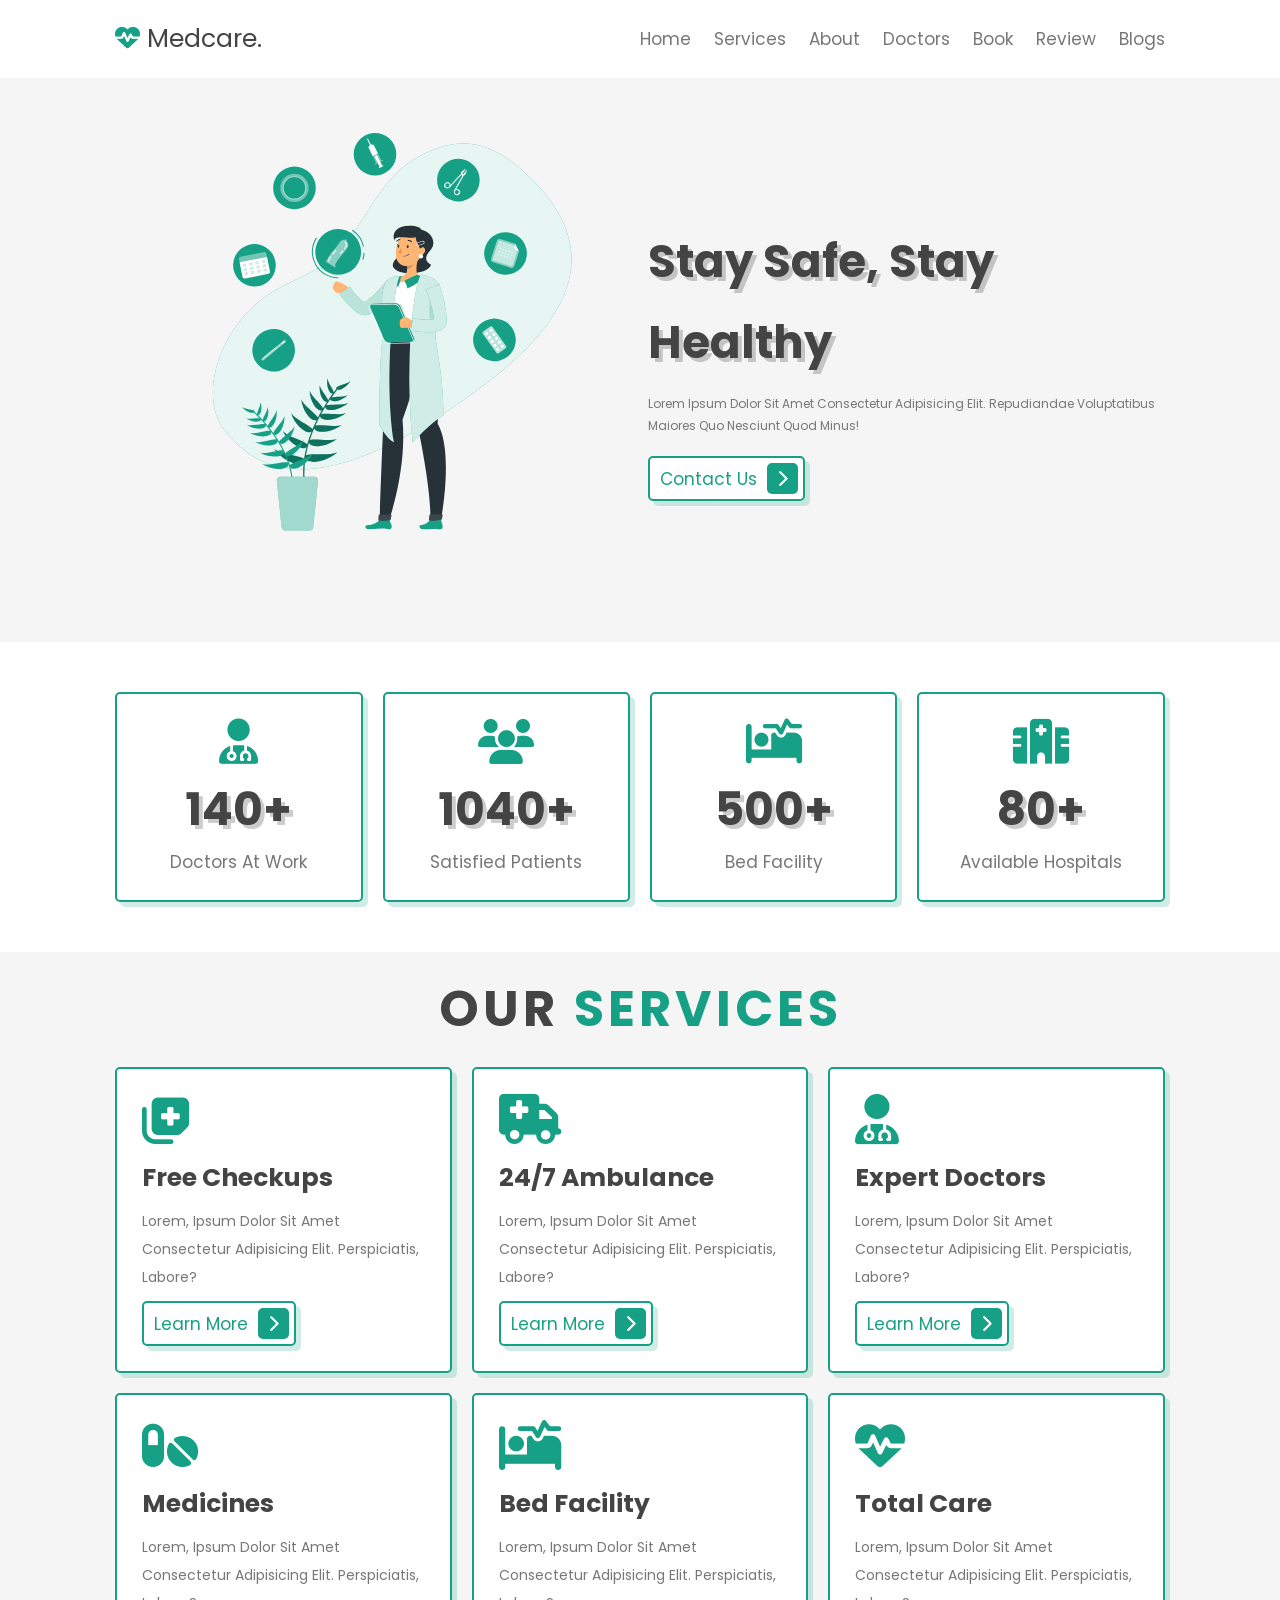
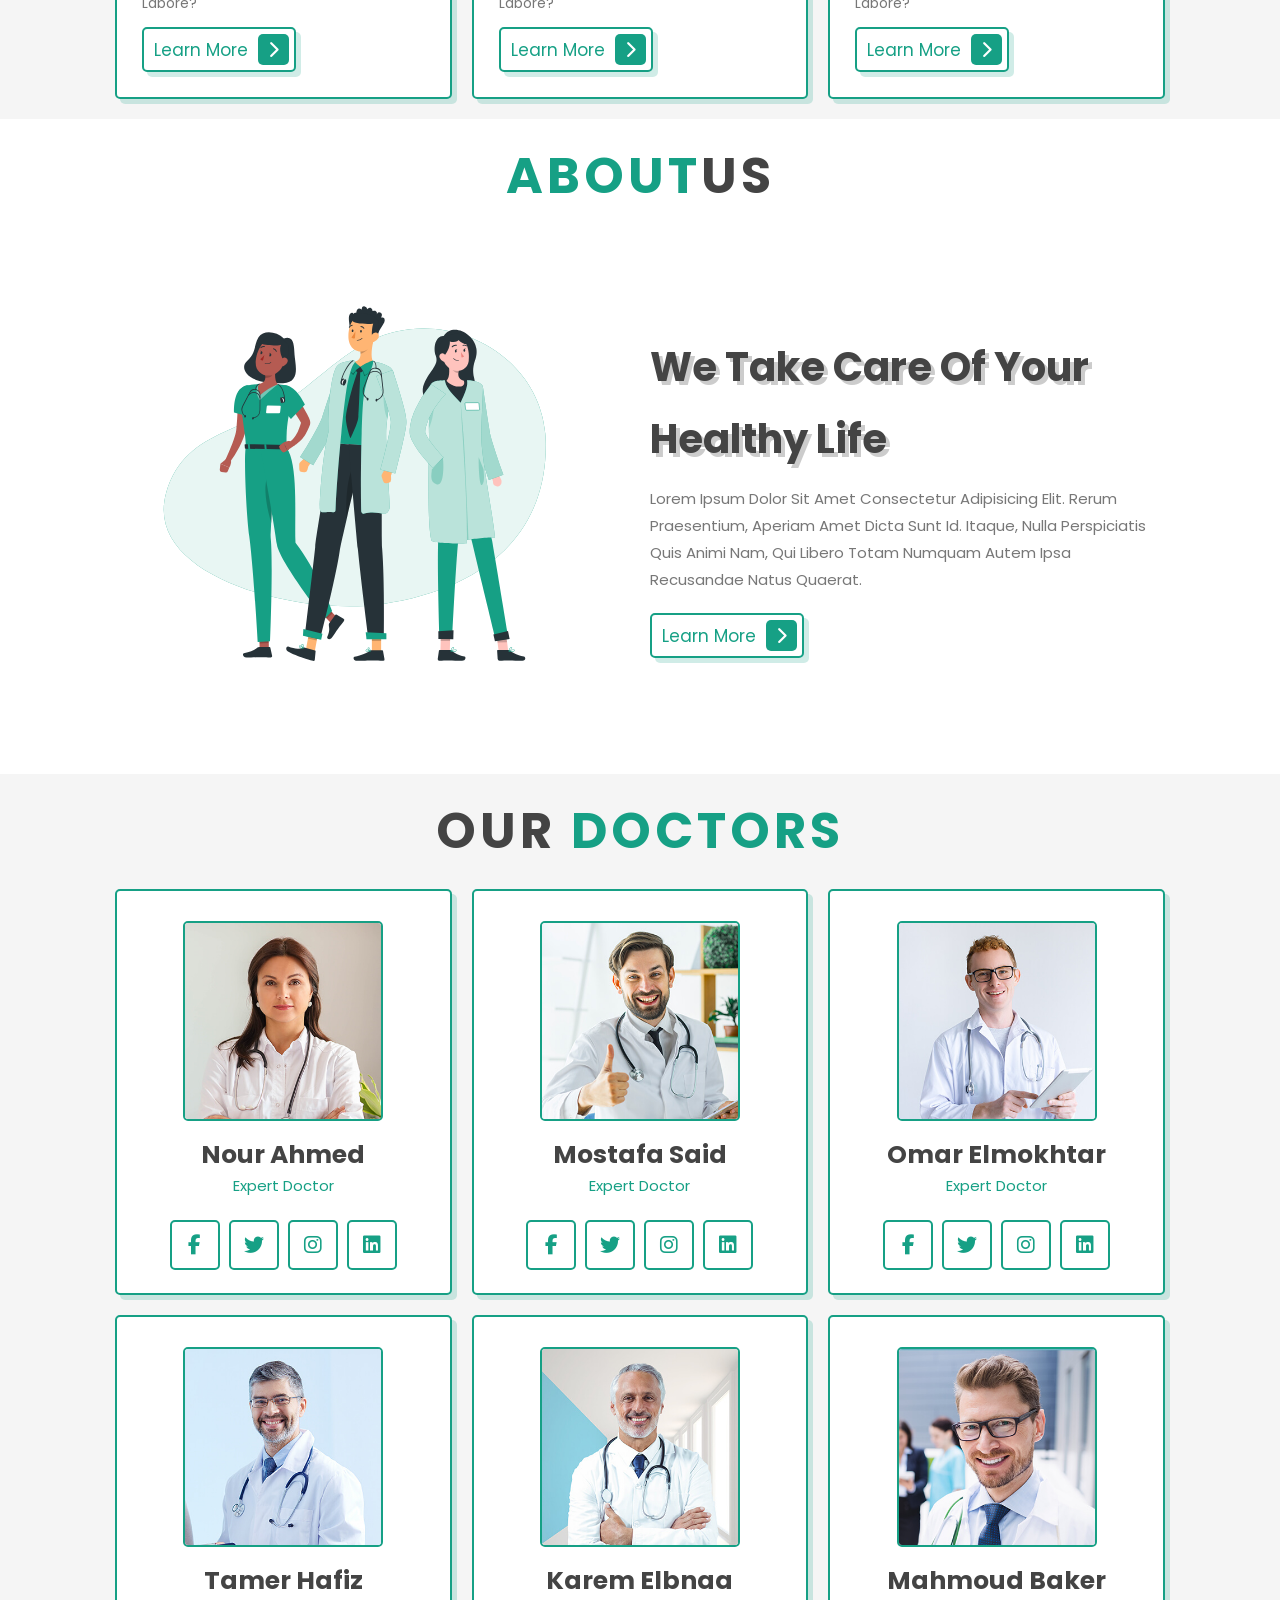
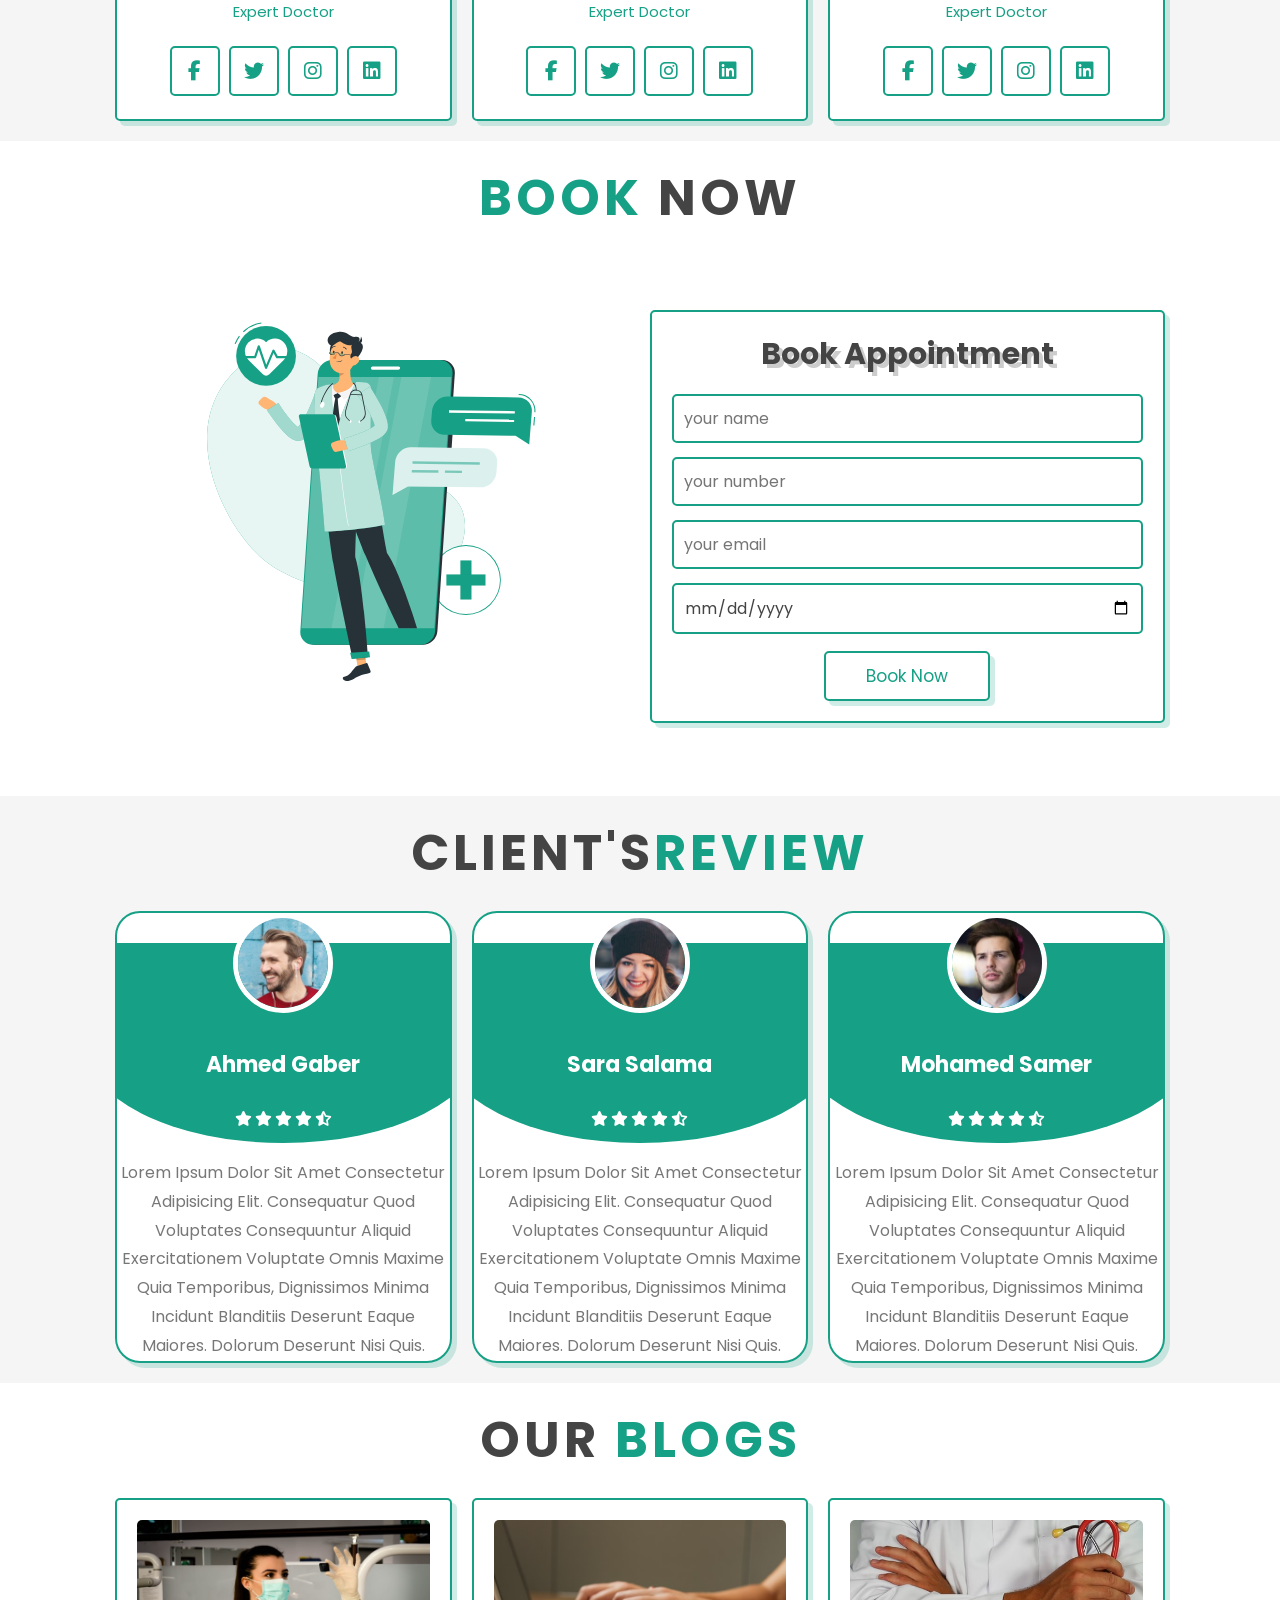
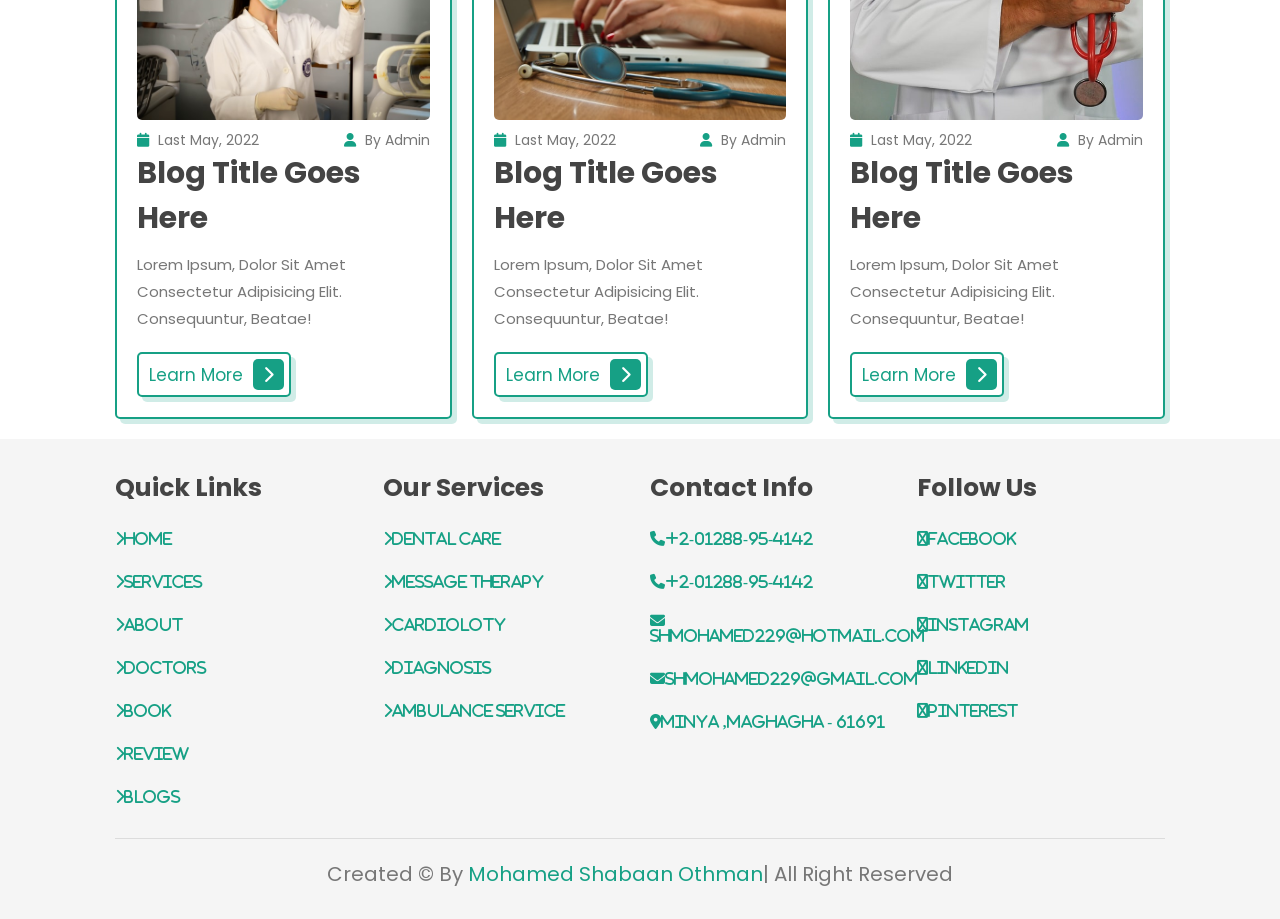
<file: index.html>
<!DOCTYPE html>
<html lang="en">
<head>
    <meta charset="UTF-8">
    <meta http-equiv="X-UA-Compatible" content="IE=edge">
    <meta name="viewport" content="width=device-width, initial-scale=1.0">
    <title>Hospital</title>

    <!-- font awseome cdn link -->
    <link rel="stylesheet" href="https://cdnjs.cloudflare.com/ajax/libs/font-awesome/6.2.0/css/all.min.css">

    <!-- custom css file link -->
    <link rel="stylesheet" href="css/style.css">

</head>
<body>
    
    <!-- header section starts -->
    <header class="header">
        <a href="#" class="logo"><i class="fas fa-heartbeat"></i> medcare.</a>
        <nav class="navbar">
            <a href="#home">home</a>
            <a href="#services">services</a>
            <a href="#about">about</a>
            <a href="#doctors">doctors</a>
            <a href="#book">book</a>
            <a href="#review">review</a>
            <a href="#blogs">blogs</a>
        </nav>

        <div id="menu-btn" class="fas fa-bars"></div>
    </header>
    <!-- header section end -->


    <!-- home section starts -->
        <section class="home" id="home">
            <div class="image">
                <img src="image/home-img.svg">
            </div>
            <div class="content">
                <h3>stay safe, stay healthy</h3>
                <p>Lorem ipsum dolor sit amet consectetur adipisicing elit. 
                    Repudiandae voluptatibus maiores quo nesciunt quod minus!</p>
                <a href="#" class="btn"> contact us <span class="fas fa-chevron-right"></span></a>
            </div>
        </section>
    <!-- home section end -->

    <!-- icons section start -->
    <section class="icons-container">
        <div class="icons">
            <i class="fas fa-user-md"></i>
            <h3>140+</h3>
            <p>doctors at work</p>
        </div>
        <div class="icons">
            <i class="fas fa-users"></i>
            <h3>1040+</h3>
            <p>satisfied patients</p>
        </div>
        <div class="icons">
            <i class="fas fa-procedures"></i>
            <h3>500+</h3>
            <p>bed facility</p>
        </div>
        <div class="icons">
            <i class="fas fa-hospital"></i>
            <h3>80+</h3>
            <p>available hospitals</p>
        </div>
    </section>
    <!-- icons section end -->

    <!-- services section start -->
    <section class="services" id="services">
        <h1 class="heading"> our <span>services</span></h1>
        <div class="box-container">
            <div class="box">
                <i class="fas fa-notes-medical"></i>
                <h3>free checkups</h3>
                <p>Lorem, ipsum dolor sit amet consectetur adipisicing elit. Perspiciatis, labore?</p>
                <a href="#" class="btn">learn more <span class="fas fa-chevron-right"></span></a>
            </div>
            <div class="box">
                <i class="fas fa-ambulance"></i>
                <h3>24/7 ambulance</h3>
                <p>Lorem, ipsum dolor sit amet consectetur adipisicing elit. Perspiciatis, labore?</p>
                <a href="#" class="btn">learn more <span class="fas fa-chevron-right"></span></a>
            </div>
            <div class="box">
                <i class="fas fa-user-md"></i>
                <h3>expert doctors</h3>
                <p>Lorem, ipsum dolor sit amet consectetur adipisicing elit. Perspiciatis, labore?</p>
                <a href="#" class="btn">learn more <span class="fas fa-chevron-right"></span></a>
            </div>
            <div class="box">
                <i class="fas fa-pills"></i>
                <h3>medicines</h3>
                <p>Lorem, ipsum dolor sit amet consectetur adipisicing elit. Perspiciatis, labore?</p>
                <a href="#" class="btn">learn more <span class="fas fa-chevron-right"></span></a>
            </div>
            <div class="box">
                <i class="fas fa-procedures"></i>
                <h3>bed facility</h3>
                <p>Lorem, ipsum dolor sit amet consectetur adipisicing elit. Perspiciatis, labore?</p>
                <a href="#" class="btn">learn more <span class="fas fa-chevron-right"></span></a>
            </div>
            <div class="box">
                <i class="fas fa-heartbeat"></i>
                <h3>total care</h3>
                <p>Lorem, ipsum dolor sit amet consectetur adipisicing elit. Perspiciatis, labore?</p>
                <a href="#" class="btn">learn more <span class="fas fa-chevron-right"></span></a>
            </div>
        </div>
    </section>
    <!-- services section end -->

    <!-- about section start -->
    <section class="about" id="about">
            <h1 class="heading"><span>about</span>us</h1>
        <div class="row">
                <div class="image">
                    <img src="image/about-img.svg" alt="">
                </div>
            
            <div class="content">
                <h3>we take care of your healthy life</h3>
                <p>Lorem ipsum dolor sit amet consectetur adipisicing elit. Rerum praesentium, aperiam amet dicta sunt id. Itaque, nulla perspiciatis quis animi nam, qui libero totam numquam autem ipsa recusandae natus quaerat.</p>
                <a href="#" class="btn">learn more <span class="fas fa-chevron-right"></span></a>
            </div>
        </div>
    </section>
    <!-- about section end -->


    <!-- doctors section start -->
    <section class="doctors" id="doctors">
        <h1 class="heading">our <span>doctors</span></h1>
        <div class="box-container">
            <div class="box">
                <img src="image/doc-1.jpg" >
                <h3>Nour Ahmed</h3>
                <span>expert doctor</span>
                <div class="share">
                    <a href="#" class="fab fa-facebook-f"></a>
                    <a href="#" class="fab fa-twitter"></a>
                    <a href="#" class="fab fa-instagram"></a>
                    <a href="#" class="fab fa-linkedin"></a>
                </div>
            </div>
            <div class="box">
                <img src="image/doc-2.jpg" >
                <h3>Mostafa Said</h3>
                <span>expert doctor</span>
                <div class="share">
                    <a href="#" class="fab fa-facebook-f"></a>
                    <a href="#" class="fab fa-twitter"></a>
                    <a href="#" class="fab fa-instagram"></a>
                    <a href="#" class="fab fa-linkedin"></a>
                </div>
            </div>
            <div class="box">
                <img src="image/doc-3.jpg" >
                <h3>omar elmokhtar</h3>
                <span>expert doctor</span>
                <div class="share">
                    <a href="#" class="fab fa-facebook-f"></a>
                    <a href="#" class="fab fa-twitter"></a>
                    <a href="#" class="fab fa-instagram"></a>
                    <a href="#" class="fab fa-linkedin"></a>
                </div>
            </div>
            <div class="box">
                <img src="image/doc-4.jpg" >
                <h3>Tamer Hafiz</h3>
                <span>expert doctor</span>
                <div class="share">
                    <a href="#" class="fab fa-facebook-f"></a>
                    <a href="#" class="fab fa-twitter"></a>
                    <a href="#" class="fab fa-instagram"></a>
                    <a href="#" class="fab fa-linkedin"></a>
                </div>
            </div>
            <div class="box">
                <img src="image/doc-5.jpg" >
                <h3>Karem elbnaa</h3>
                <span>expert doctor</span>
                <div class="share">
                    <a href="#" class="fab fa-facebook-f"></a>
                    <a href="#" class="fab fa-twitter"></a>
                    <a href="#" class="fab fa-instagram"></a>
                    <a href="#" class="fab fa-linkedin"></a>
                </div>
            </div>
            <div class="box">
                <img src="image/doc-6.jpg" >
                <h3>Mahmoud baker</h3>
                <span>expert doctor</span>
                <div class="share">
                    <a href="#" class="fab fa-facebook-f"></a>
                    <a href="#" class="fab fa-twitter"></a>
                    <a href="#" class="fab fa-instagram"></a>
                    <a href="#" class="fab fa-linkedin"></a>
                </div>
            </div>
        </div>
    </section>
    <!-- doctors section end -->


    <!-- booking section start -->
    <section class="book" id="book">
                <h1 class="heading"><span>book</span> now </h1>
        <div class="row">
            <div class="image">
                <img src="image/book-img.svg" alt="">
            </div>
            <form action="">
                <h3>book appointment</h3>
                <input type="text" placeholder="your name" class="box">
                <input type="number" placeholder="your number" class="box">
                <input type="email" placeholder="your email" class="box">
                <input type="date" class="box">
                <input type="submit" value="book now" class="btn">
            </form>
        </div>

    </section>
    <!-- booking section end -->
               


    <!-- review section start -->
    <section class="review" id="review">
        <h1 class="heading"> client's<span>review</span></h1>
        <div class="box-container">
            <div class="box">
                <img src="image/pic-1.png">
                <h3>Ahmed Gaber</h3>
                <div class="stars">
                    <i class="fas fa-star"></i>
                    <i class="fas fa-star"></i>
                    <i class="fas fa-star"></i>
                    <i class="fas fa-star"></i>
                    <i class="fas fa-star-half-alt"></i>
                </div>
                <p class="text">Lorem ipsum dolor sit amet consectetur adipisicing elit. Consequatur quod voluptates consequuntur aliquid exercitationem voluptate omnis maxime quia temporibus, dignissimos minima incidunt blanditiis deserunt eaque maiores. Dolorum deserunt nisi quis.</p>
             </div>
            <div class="box">
                <img src="image/pic-2.png">
                <h3>Sara salama</h3>
                <div class="stars">
                    <i class="fas fa-star"></i>
                    <i class="fas fa-star"></i>
                    <i class="fas fa-star"></i>
                    <i class="fas fa-star"></i>
                    <i class="fas fa-star-half-alt"></i>
                </div>
                <p class="text">Lorem ipsum dolor sit amet consectetur adipisicing elit. Consequatur quod voluptates consequuntur aliquid exercitationem voluptate omnis maxime quia temporibus, dignissimos minima incidunt blanditiis deserunt eaque maiores. Dolorum deserunt nisi quis.</p>
             </div>
            <div class="box">
                <img src="image/pic-3.png">
                <h3>mohamed samer</h3>
                <div class="stars">
                    <i class="fas fa-star"></i>
                    <i class="fas fa-star"></i>
                    <i class="fas fa-star"></i>
                    <i class="fas fa-star"></i>
                    <i class="fas fa-star-half-alt"></i>
                </div>
                <p class="text">Lorem ipsum dolor sit amet consectetur adipisicing elit. Consequatur quod voluptates consequuntur aliquid exercitationem voluptate omnis maxime quia temporibus, dignissimos minima incidunt blanditiis deserunt eaque maiores. Dolorum deserunt nisi quis.</p>
             </div>
        </div>

    </section>
    <!-- review section end -->


    <!-- blogs section start -->
    <section class="blogs" id="blogs">
        <h3 class="heading"> our <span>blogs</span> </h3>
        <div class="box-container">
            <div class="box">
                <div class="image">
                <img src="image/blog-1.jpg" alt="">
                </div>
                <div class="content">
                <div class="icon">
                    <a href="#"><i class="fas fa-calendar"></i> last may, 2022</a>
                    <a href="#"><i class="fas fa-user"></i> by admin</a>
                </div>
                <h3>blog title goes here</h3>
                <p>Lorem ipsum, dolor sit amet consectetur adipisicing elit. Consequuntur, beatae!</p>
                <a href="#" class="btn">learn more <span class="fas fa-chevron-right"></span></a>
                </div>
            </div>
            <div class="box">
                <div class="image">
                <img src="image/blog-2.jpg" alt="">
                </div>
                <div class="content">
                <div class="icon">
                    <a href="#"><i class="fas fa-calendar"></i> last may, 2022</a>
                    <a href="#"><i class="fas fa-user"></i> by admin</a>
                </div>
                <h3>blog title goes here</h3>
                <p>Lorem ipsum, dolor sit amet consectetur adipisicing elit. Consequuntur, beatae!</p>
                <a href="#" class="btn">learn more <span class="fas fa-chevron-right"></span></a>
                </div>
            </div>
            <div class="box">
                <div class="image">
                <img src="image/blog-3.jpg" alt="">
                </div>
                <div class="content">
                <div class="icon">
                    <a href="#"><i class="fas fa-calendar"></i> last may, 2022</a>
                    <a href="#"><i class="fas fa-user"></i> by admin</a>
                </div>
                <h3>blog title goes here</h3>
                <p>Lorem ipsum, dolor sit amet consectetur adipisicing elit. Consequuntur, beatae!</p>
                <a href="#" class="btn">learn more <span class="fas fa-chevron-right"></span></a>
                </div>
            </div>
            
            
        </div>
    </section>
    <!-- blogs section end -->


    <!-- footer section start -->
    <section class="footer">
        <div class="box-container">
            <div class="box">
                <h3>quick links</h3>
                <a href="#"><i class="fas fa-chevron-right">home</i></a>
                <a href="#"><i class="fas fa-chevron-right">services</i></a>
                <a href="#"><i class="fas fa-chevron-right">about</i></a>
                <a href="#"><i class="fas fa-chevron-right">doctors</i></a>
                <a href="#"><i class="fas fa-chevron-right">book</i></a>
                <a href="#"><i class="fas fa-chevron-right">review</i></a>
                <a href="#"><i class="fas fa-chevron-right">blogs</i></a>
            </div>
             
            <div class="box">
                <h3>our services</h3>
                <a href="#"><i class="fas fa-chevron-right">dental care</i></a>
                <a href="#"><i class="fas fa-chevron-right">message therapy</i></a>
                <a href="#"><i class="fas fa-chevron-right">cardioloty</i></a>
                <a href="#"><i class="fas fa-chevron-right">diagnosis</i></a>
                <a href="#"><i class="fas fa-chevron-right">ambulance service</i></a>
            </div>

            <div class="box">
                <h3>contact info</h3>
                <a href="#"><i class="fas fa-phone">+2-01288-95-4142</i></a>
                <a href="#"><i class="fas fa-phone">+2-01288-95-4142</i></a>
                <a href="#"><i class="fas fa-envelope"> SHmohamed229@hotmail.com</i></a>
                <a href="#"><i class="fas fa-envelope">SHmohamed229@gmail.com</i></a>
                <a href="#"><i class="fas fa-map-marker-alt">Minya ,Maghagha - 61691</i></a>
           </div>

            <div class="box">
                <h3>follow us</h3>
                <a href="#"><i class="fas fa-facebook-f">facebook</i></a>
                <a href="#"><i class="fas fa-twitter">twitter</i></a>
                <a href="#"><i class="fas fa-instagram">instagram</i></a>
                <a href="#"><i class="fas fa-linkedin">linkedin</i></a>
                <a href="#"><i class="fas fa-pinterest">pinterest</i></a>
           </div>
             
        </div>
            <div class="credit">created &copy; by <span>Mohamed shabaan Othman</span>| all right reserved</div>
    </section>
    
    <!-- footer section end -->



    <!-- custom js file link -->
    <script src="js/script.js"></script>

</body>
</html>
</file>
<file: css/style.css>
@import url('https://fonts.googleapis.com/css2?family=Poppins:wght@100;200;300;400;500;600;700&display=swap');

:root
{
    --green:#16a085;
    --black:#444;
    --light-color:#777;
    --box-shadow:.5rem .5rem 0 rgba(22,160,133, .2);
    --text-shadow:.4rem .4rem 0 rgba(0,0,0, .2);
    --border:.2rem solid var(--green);
}
*
{
    font-family: 'Poppins', sans-serif;
    margin: 0; padding: 0;
    box-sizing: border-box;
    outline: none; border: none;
    text-transform: capitalize;
    transition: all .2s ease-out;
    text-decoration: none;
}
html
{
    font-size: 62.5%;
    overflow-x: hidden;
    scroll-padding-top: 7rem;
    scroll-behavior: smooth;
}
section
{
    padding: 2rem 9%;
}
section:nth-child(even)
{
    background: #f5f5f5;
}
.heading
{
    text-align: center;
    padding-bottom: 2rem;
    text-shadow: var(--text-shadow-shadow);
    text-transform:uppercase;
    color: var(--black);
    font-size: 5rem;
    letter-spacing: .4rem;
}
.heading span
{
    text-transform:uppercase;
    color: var(--green);
}
.btn
{
    display: inline-block;
    margin-top: 1rem;
    padding: .5rem;
    padding-left: 1rem;
    border: var(--border);
    border-radius: .5rem;
    box-shadow: var(--box-shadow);
    color: var(--green);
    cursor: pointer;
    font-size: 1.7rem;
    background: #fff;
}
.btn span
{
    padding: .7rem 1rem;
    border-radius: .5rem;
    background: var(--green);
    color: #fff;
    margin-left: .5rem;
}
.btn:hover
{
    background: var(--green);
    color: #fff;
}
.btn:hover span
{
    color: var(--green);
    background: #fff;
}
.header
{
    padding: 2rem 9%;
    position: fixed;
    top: 0; left: 0; right: 0;
    z-index: 1000;
    box-shadow: 0 .5rem 1,5rem rgba(0, 0, 0, .1);
    display: flex;
    align-items: center;
    justify-content: space-between;
    background: #fff;
}
.header .logo
{
    font-size: 2.5rem;
    color: var(--black);
}
.header .logo i
{
    color: var(--green);
}
.header .navbar a
{
    font-size: 1.7rem;
    color: var(--light-color);
    margin-left: 2rem;
}
.header .navbar a:hover
{
    color: var(--green);
}
#menu-btn
{
    font-size: 2.5rem;
    border-radius: .5rem;
    background: #eee;
    color: var(--green);
    padding: 1rem 1.5rem;
    cursor: pointer;
    display: none;
}
.home  
{
    display: flex;
    align-items: center;
    flex-wrap: wrap;
    gap: 1.5rem;
    padding-top: 10rem;
}
.home .image
{
    flex: 1 1 45rem;
}
.home .image img
{
    width: 100%;
}
.home .content
{
    flex: 1 1 45rem;
}
.home .content h3
{
    font-size: 4.5rem;
    color: var(--black);
    line-height: 1.8;
    text-shadow: var(--text-shadow);
}
.home .content p
{
    font-size: 1.2rem;
    color: var(--light-color);
    line-height: 1.8;
    padding: 1rem 0;
}
.icons-container
{
    display: grid;
    gap: 2rem;
    grid-template-columns: repeat(auto-fit, minmax(20rem,1fr));
    padding-top: 5rem;
    padding-bottom: 5rem;
}
.icons-container .icons
{
    border: var(--border);
    box-shadow: var(--box-shadow);
    border-radius: .5rem;
    text-align: center;
    padding: 2.5rem;
}
.icons-container .icons i
{
    font-size: 4.5rem;
    color: var(--green);
    padding-bottom: .7rem;
}
.icons-container .icons h3
{
    font-size: 4.5rem;
    color: var(--black);
    padding: .5rem 0;
    text-shadow: var(--text-shadow);
}
.icons-container .icons p
{
    font-size: 1.7rem;
    color: var(--light-color);
}
.services .box-container
{
    display: grid;
    grid-template-columns: repeat(auto-fit, minmax(27rem,1fr));
    gap: 2rem;
}
.services .box-container .box
{
    background: #fff;
    border-radius: .5rem;
    box-shadow: var(--box-shadow);
    border: var(--border);
    padding: 2.5rem;
}
.services .box-container .box i
{
    color: var(--green);
    font-size: 5rem;
    padding-bottom:.5rem ;
}
.services .box-container .box h3
{
    color: var(--black);
    font-size: 2.5rem;
    padding: 1rem 0;
}
.services .box-container .box p
{
    color: var(--light-color);
    font-size: 1.4rem;
    line-height: 2;
}
.about .row
{
    display: flex;
    align-items: center;
    flex-wrap: wrap;
    gap: 2rem;
}
.about .row .image
{
    flex: 1 1 45rem;
}
.about .row .image img
{
    width: 100%;
}
.about .row .content
{
    flex: 1 1 45rem;
}
.about .row .content h3
{
    color: var(--black);
    text-shadow: var(--text-shadow);
    font-size: 4rem;
    line-height: 1.8;
}
.about .row .content p
{
    color: var(--light-color);
    padding: 1rem 0;
    font-size: 1.5rem;
    line-height: 1.8;
}
.doctors .box-container
{
    display: grid;
    grid-template-columns: repeat(auto-fit, minmax(30rem,1fr));
    gap: 2rem;
}
.doctors .box-container .box
{
    text-align: center;
    background: #fff;
    border-radius: .5rem;
    border: var(--border);
    box-shadow: var(--box-shadow);
    padding: 2rem;
}
.doctors .box-container .box img
{
    height: 20rem;
    border: var(--border);
    border-radius: .5rem;
    margin-top: 1rem;
    margin-bottom: 1rem;
}
.doctors .box-container .box h3
{
    color: var(--black);
    font-size: 2.5rem; 
}
.doctors .box-container .box span
{
    color: var(--green);
    font-size: 1.5rem; 
}
.doctors .box-container .box .share
{
    padding-top: 2rem;
}
.doctors .box-container .box .share a
{
    height: 5rem;
    width: 5rem;
    line-height: 4.5rem;
    font-size: 2rem;
    color: var(--green);
    border-radius:.5rem;
    border: var(--border);
    margin: .3rem;
}
.doctors .box-container .box .share a:hover
{
    background: var(--green);
    color: #fff;
    box-shadow: var(--box-shadow);
}
.book .row
{
    display: flex;
    align-items: center;
    flex-wrap: wrap;
    gap: 2rem;
}
.book .row .image
{
    flex: 1 1 45rem;
}
.book .row .image img
{
    width: 100%;
}
.book .row form
{
    flex: 1 1 45rem;
    background: #fff;
    border: var(--border);
    box-shadow: var(--box-shadow);
    text-shadow: var(--text-shadow) ;
    text-align: center;
    padding: 2rem;
    border-radius: .5rem;
}
.book .row form h3
{
    color: var(--black);
    padding-bottom: 1rem;
    font-size: 3rem;
}
.book .row form .box
{
    width: 100%;
    margin: .7rem 0;
    border-radius: .5rem;
    border: var(--border);
    font-size: 1.6rem;
    color: var(--black);
    text-transform: none;
    padding: 1rem;
}
.book .row form .btn
{
    padding: 1rem 4rem;
}
.review .box-container
{
    display: grid;
    grid-template-columns: repeat(auto-fit, minmax(27rem,1fr));
    gap: 2rem;
}
.review .box-container .box
{
    border: var(--border);
    box-shadow: var(--box-shadow);
    border-radius: 2.5rem;
    background: #fff;
    text-align: center;
    position: relative;
    overflow: hidden;
    z-index: 0;
}
.review .box-container .box img
{
    height: 10rem;
    width: 10rem;
    border-radius: 50%;
    object-fit: cover;
    border: .5rem solid #fff;
}
.review .box-container .box h3
{
    color: #fff;
    font-size: 2.2rem;
    padding: 3rem 0 ;
}
.review .box-container .box .stars i
{
    color:#fff;
    font-size: 1.5rem;
}
 .review .box-container .box .text
{
    color: var(--light-color);
    line-height: 1.8;
    font-size: 1.6rem;
    padding-top: 3rem;
} 
 .review .box-container .box::before
{
    content: '';
    position: absolute;
    top: 3rem; left: 50%;
    transform: translateX(-50%);
    background: var(--green);
    border-bottom-left-radius: 50%;
    border-bottom-right-radius: 50%;
    height: 20rem;
    width: 120%;
    z-index: -1;
} 
.blogs .box-container
{
    display: grid;
    grid-template-columns: repeat(auto-fit, minmax(30rem,1fr));
    gap: 2rem;
}
.blogs .box-container .box
{
    border: var(--border);
    box-shadow: var(--box-shadow);
    border-radius: .5rem;
    padding: 2rem;
}
.blogs .box-container .box .image
{
    height: 20rem;
    overflow: hidden;
    border-radius: .5rem;
}
.blogs .box-container .box .image img
{
    height: 100%;
    width: 100%;
    object-fit: cover;
}
.blogs .box-container .box:hover .image img
{
    transform: scale(1.2);
}
.blogs .box-container .box .content 
{
    padding-top: 1rem;
}
.blogs .box-container .box .content .icon
{
    padding-top: 1rem 0;
    display: flex;
    align-items: center;
    justify-content: space-between;
}
.blogs .box-container .box .content .icon a
{
    font-size: 1.4rem;
    color: var(--light-color);
}
.blogs .box-container .box .content .icon a:hover
{
    color: var(--green);
}
.blogs .box-container .box .content .icon a i
{
    padding-right: .5rem;
    color: var(--green);
}
.blogs .box-container .box .content h3
{
    color: var(--black);
    font-size: 3rem;
}
.blogs .box-container .box .content p
{
    color: var(--light-color);
    font-size: 1.5rem;
    line-height: 1.8;
    padding: 1rem 0;
}
.footer .box-container
{
    display: grid;
    grid-template-columns: repeat(auto-fit, minmax(22rem,1fr));
    gap: 2rem;
}
.footer .box-container .box h3
{
    font-size: 2.5rem;
    color: var(--black);
    padding: 1rem 0;
}
.footer .box-container .box a
{
    display: block;
    font-size: 1.5rem;
    color: var(--light-color);
    padding: 1rem 0;
}
.footer .box-container .box a i
{
    padding-right: .5rem;
    color: var(--green);
}
.footer .box-container .box a:hover i
{
    padding-right: 2rem;
}
.footer .credit
{
    padding: 1rem;
    padding-top: 2rem;
    margin-top: 2rem;
    text-align: center;
    font-size: 2rem;
    color: var(--light-color);
    border-top: 1px solid rgba(0, 0, 0, .1);
}
.footer .credit span
{
    color: var(--green);
}










/*=========== media queries========== */
@media (max-width:991px){
    html
        {
            font-size: 55%;
        }
    .header
        {
            padding: 2rem;
        }
    section
        {
            padding: 2rem;
        }
}
@media (max-width:768px){
    #menu-btn
        {
            display: initial;
        }
    .header .navbar
        {
            position: absolute;
            top: 115%; right: 2rem;
            border-radius: .5rem;
            box-shadow: var(--box-shadow);
            width: 30rem;
            border: var(--border);
            background: #fff;
            transform: scale(0);
            opacity: 0;
            transform-origin: top right;
            transition: none;
        }
        .header .navbar.active
        {
            transform: scale(1);
            opacity: 1;
            transition: .2s ease-out;
        }
        .header .navbar a
        {
            font-size: 2rem;
            display: block;
            margin: 2.5rem;
        }
}
@media (max-width:450px){
    html
        {
            font-size: 50%;
        }
}
</file>
